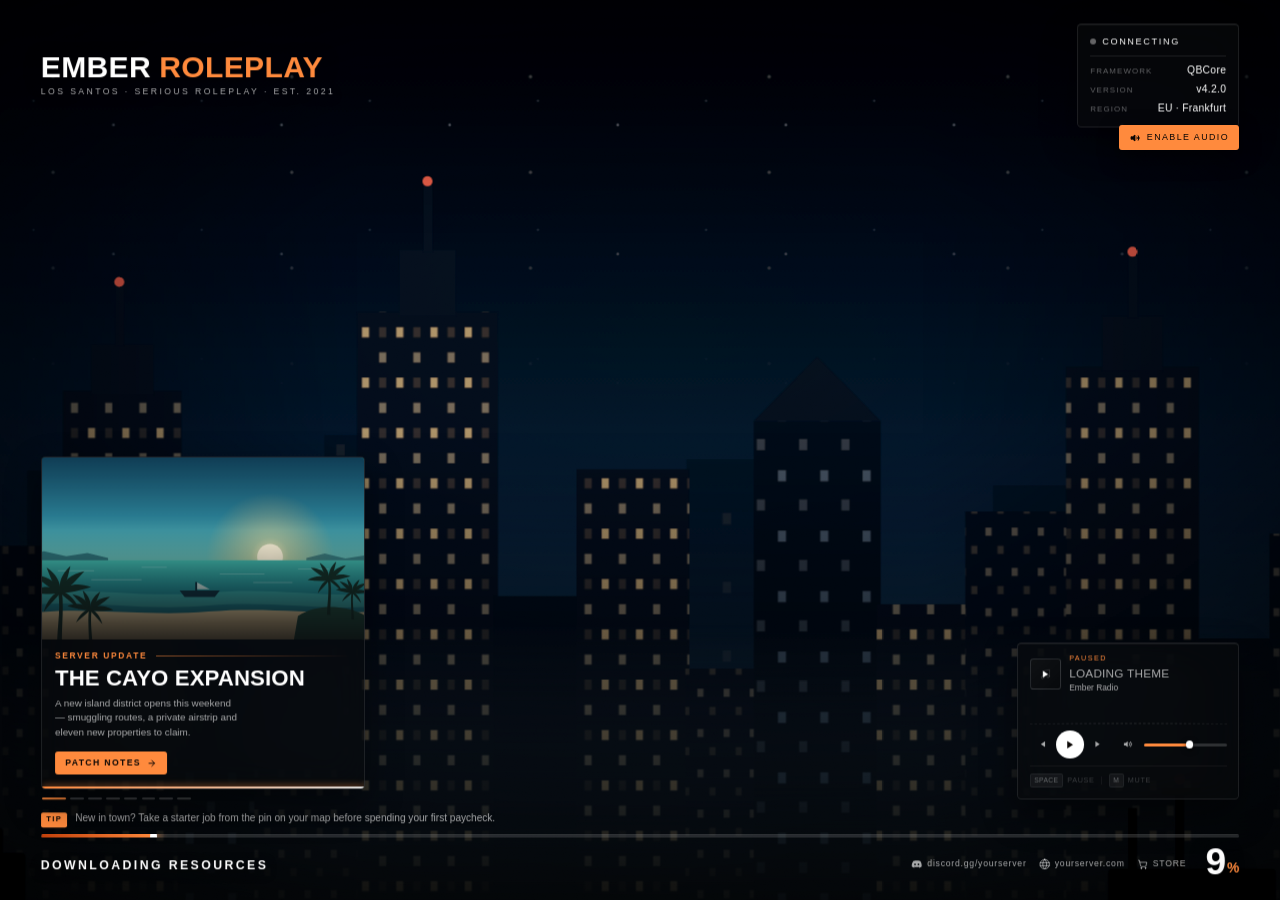
<file: web/index.html>
<!DOCTYPE html>
<html lang="en">
<head>
<meta charset="utf-8">
<meta name="viewport" content="width=device-width,initial-scale=1">
<title>Loading</title>
<link rel="stylesheet" href="css/style.css">
</head>
<body>

<div id="stage" class="stage is-booting">

  <!-- ==============================================================
       BACKDROP
       Layer order (bottom -> top):
         .bd-fallback  procedural gradient, always present
         .bd-layer x2  crossfading photo layers with ken-burns
         .bd-video     optional looping video
         .bd-grade     colour grading
         .bd-vignette  edge falloff
         .bd-grain     film grain
       ============================================================== -->
  <div class="backdrop" id="backdrop">
    <div class="bd-fallback" id="bd-fallback"></div>
    <!-- Two crossfading layers, each split into three depth planes that
         parallax and ken-burns at different rates. A flat image just
         fills the mid plane and leaves the other two empty. -->
    <div class="bd-parallax" id="bd-parallax">
      <div class="bd-layer" id="bd-a">
        <div class="bd-plane" data-depth="far"><div class="bd-img"></div></div>
        <div class="bd-plane" data-depth="mid"><div class="bd-img"></div></div>
        <div class="bd-plane" data-depth="near"><div class="bd-img"></div></div>
      </div>
      <div class="bd-layer" id="bd-b">
        <div class="bd-plane" data-depth="far"><div class="bd-img"></div></div>
        <div class="bd-plane" data-depth="mid"><div class="bd-img"></div></div>
        <div class="bd-plane" data-depth="near"><div class="bd-img"></div></div>
      </div>
    </div>
    <video class="bd-video" id="bd-video" muted playsinline hidden></video>
    <div class="bd-grade"></div>
    <div class="bd-vignette"></div>
    <div class="bd-grain" id="bd-grain"></div>
  </div>

  <!-- ==============================================================
       HUD
       ============================================================== -->
  <div class="hud" id="hud">

    <!-- ---------------- TOP LEFT : BRAND ---------------- -->
    <header class="brand" id="brand">
      <div class="brand-logo" id="brand-logo">
        <img id="brand-logo-img" alt="" hidden>
      </div>
      <div class="brand-copy">
        <h1 class="brand-name" id="brand-name">SERVER</h1>
        <p class="brand-tagline" id="brand-tagline"></p>
      </div>
    </header>

    <!-- ---------------- TOP RIGHT : SERVER INFO + QUEUE ---------------- -->
    <!-- One rail so the queue card stacks under the info panel however
         many rows that panel ends up with. -->
    <div class="rail" id="rail">
    <aside class="info" id="info">
      <div class="info-status">
        <span class="info-dot" id="info-dot"></span>
        <span class="info-status-label" id="info-status">CONNECTING</span>
      </div>
      <dl class="info-grid" id="info-grid">
        <div class="info-row" id="row-players">
          <dt>Players</dt>
          <dd><span id="info-players">—</span></dd>
        </div>
        <div class="info-row" id="row-framework">
          <dt>Framework</dt>
          <dd id="info-framework">—</dd>
        </div>
        <div class="info-row" id="row-version">
          <dt>Version</dt>
          <dd id="info-version">—</dd>
        </div>
        <div class="info-row" id="row-region">
          <dt>Region</dt>
          <dd id="info-region">—</dd>
        </div>
      </dl>
    </aside>

    <aside class="queue" id="queue" hidden>
      <div class="queue-label" id="queue-label">POSITION IN QUEUE</div>
      <div class="queue-figure">
        <span class="queue-hash">#</span><span class="queue-pos" id="queue-pos">—</span>
        <span class="queue-total" id="queue-total"></span>
      </div>
      <div class="queue-eta" id="queue-eta" hidden></div>
      <div class="queue-track"><i></i></div>
      <p class="queue-message" id="queue-message"></p>
    </aside>
    </div>

    <!-- ---------------- CENTRE / LOWER : FEATURED SLIDE ---------------- -->
    <section class="feature" id="feature" aria-live="polite">
      <div class="feature-card" id="feature-card">
        <div class="feature-art" id="feature-art">
          <div class="feature-art-img" id="feature-art-img"></div>
          <div class="feature-art-scrim"></div>
          <div class="feature-art-mono" id="feature-art-mono"></div>
          <span class="feature-new" id="feature-new" hidden>NEW</span>
        </div>

        <div class="feature-body">
          <div class="feature-eyebrow">
            <span class="feature-kicker" id="feature-kicker">FEATURED</span>
            <span class="feature-rule"></span>
          </div>
          <h2 class="feature-title" id="feature-title"></h2>
          <p class="feature-desc" id="feature-desc"></p>
          <a class="feature-cta" id="feature-cta" href="#" target="_blank" rel="noreferrer" hidden>
            <span id="feature-cta-label">LEARN MORE</span>
            <svg viewBox="0 0 24 24" aria-hidden="true"><path d="M5 12h13M12 5l7 7-7 7"/></svg>
          </a>
        </div>

        <div class="feature-timer"><i id="feature-timer-fill"></i></div>
      </div>

      <nav class="feature-dots" id="feature-dots" aria-label="Featured content"></nav>
    </section>

    <!-- ---------------- LOWER RIGHT : MUSIC ---------------- -->
    <section class="player" id="player">
      <div class="player-top">
        <button class="player-art" id="player-art" type="button" aria-label="Play or pause">
          <svg viewBox="0 0 24 24" class="player-art-note" aria-hidden="true">
            <path d="M9 18V6l10-2v12"/><circle cx="6.5" cy="18" r="2.5"/><circle cx="16.5" cy="16" r="2.5"/>
          </svg>
          <span class="player-art-resume" aria-hidden="true">
            <svg viewBox="0 0 24 24"><path d="M8 5l11 7-11 7z"/></svg>
          </span>
        </button>
        <div class="player-meta">
          <div class="player-label" id="player-state">NOW PLAYING</div>
          <div class="player-title" id="track-title">—</div>
          <div class="player-artist" id="track-artist">—</div>
        </div>
      </div>

      <canvas class="player-viz" id="viz" aria-hidden="true"></canvas>

      <div class="player-controls">
        <button class="pbtn" id="btn-prev" type="button" aria-label="Previous track">
          <svg viewBox="0 0 24 24"><path d="M7 6v12M19 6l-9 6 9 6z"/></svg>
        </button>
        <button class="pbtn pbtn-main" id="btn-play" type="button" aria-label="Play or pause">
          <svg viewBox="0 0 24 24" class="ico-play"><path d="M8 5l11 7-11 7z"/></svg>
          <svg viewBox="0 0 24 24" class="ico-pause"><path d="M8 5h3v14H8zM13 5h3v14h-3z"/></svg>
        </button>
        <button class="pbtn" id="btn-next" type="button" aria-label="Next track">
          <svg viewBox="0 0 24 24"><path d="M17 6v12M5 6l9 6-9 6z"/></svg>
        </button>

        <div class="player-vol">
          <button class="pbtn pbtn-ghost" id="btn-mute" type="button" aria-label="Mute">
            <svg viewBox="0 0 24 24" class="ico-vol"><path d="M4 9.5v5h3.5L12 18V6L7.5 9.5H4z"/><path class="w1" d="M15.5 9.2a4 4 0 010 5.6"/><path class="w2" d="M18 6.8a7.5 7.5 0 010 10.4"/></svg>
            <svg viewBox="0 0 24 24" class="ico-muted"><path d="M4 9.5v5h3.5L12 18V6L7.5 9.5H4z"/><path d="M16 9.5l5 5M21 9.5l-5 5"/></svg>
          </button>
          <div class="vol-track" id="vol-track" role="slider" aria-label="Volume" aria-valuemin="0" aria-valuemax="100" aria-valuenow="60" tabindex="0">
            <i class="vol-fill" id="vol-fill"></i>
            <i class="vol-knob" id="vol-knob"></i>
          </div>
        </div>
      </div>

      <div class="player-hint" id="player-hint" hidden>
        <kbd>Space</kbd><span>pause</span>
        <i></i>
        <kbd>M</kbd><span>mute</span>
      </div>
    </section>

    <!-- ---------------- BOTTOM : TIP + PROGRESS ---------------- -->
    <footer class="dock" id="dock">

      <div class="dock-top">
        <div class="tip" id="tip">
          <span class="tip-badge" id="tip-badge">TIP</span>
          <span class="tip-text" id="tip-text"></span>
        </div>

        <div class="identity" id="identity">
          <span class="identity-item" id="id-character" hidden>
            <em>Character</em><b id="id-character-val">—</b>
          </span>
          <span class="identity-item" id="id-name" hidden>
            <em>Player</em><b id="id-name-val">—</b>
          </span>
          <span class="identity-item" id="id-server" hidden>
            <em>ID</em><b id="id-server-val">—</b>
          </span>
        </div>
      </div>

      <div class="bar" id="bar">
        <i class="bar-fill" id="bar-fill"><b class="bar-head"></b></i>
      </div>

      <div class="dock-bottom">
        <div class="loadline">
          <span class="loadline-status" id="status">INITIALISING</span>
          <span class="loadline-detail" id="detail"></span>
        </div>

        <div class="eta" id="eta" hidden><span id="eta-text"></span></div>

        <div class="dock-right">
          <ul class="social" id="social"></ul>
          <div class="percent"><span id="percent">0</span><em>%</em></div>
        </div>
      </div>
    </footer>
  </div>

  <!-- ==============================================================
       OVERLAYS
       ============================================================== -->

  <!-- Shown only if the browser blocks autoplay -->
  <button class="audio-prompt" id="audio-prompt" type="button" hidden>
    <svg viewBox="0 0 24 24" aria-hidden="true"><path d="M4 9.5v5h3.5L12 18V6L7.5 9.5H4z"/><path d="M15.5 9.2a4 4 0 010 5.6"/><path d="M18 6.8a7.5 7.5 0 010 10.4"/></svg>
    <span>Enable audio</span>
  </button>

  <div class="outro" id="outro" hidden>
    <div class="outro-inner">
      <div class="outro-logo" id="outro-logo"></div>
      <div class="outro-name" id="outro-name">SERVER</div>
      <div class="outro-sub" id="outro-sub">ENTERING LOS SANTOS</div>
      <div class="outro-rule"><i></i></div>
    </div>
  </div>

  <div class="blackout" id="blackout"></div>
</div>

<script src="js/config.js"></script>
<script src="js/util.js"></script>
<script src="js/backdrop.js"></script>
<script src="js/slides.js"></script>
<script src="js/tips.js"></script>
<script src="js/music.js"></script>
<script src="js/progress.js"></script>
<script src="js/bridge.js"></script>
<script src="js/app.js"></script>
</body>
</html>
</file>
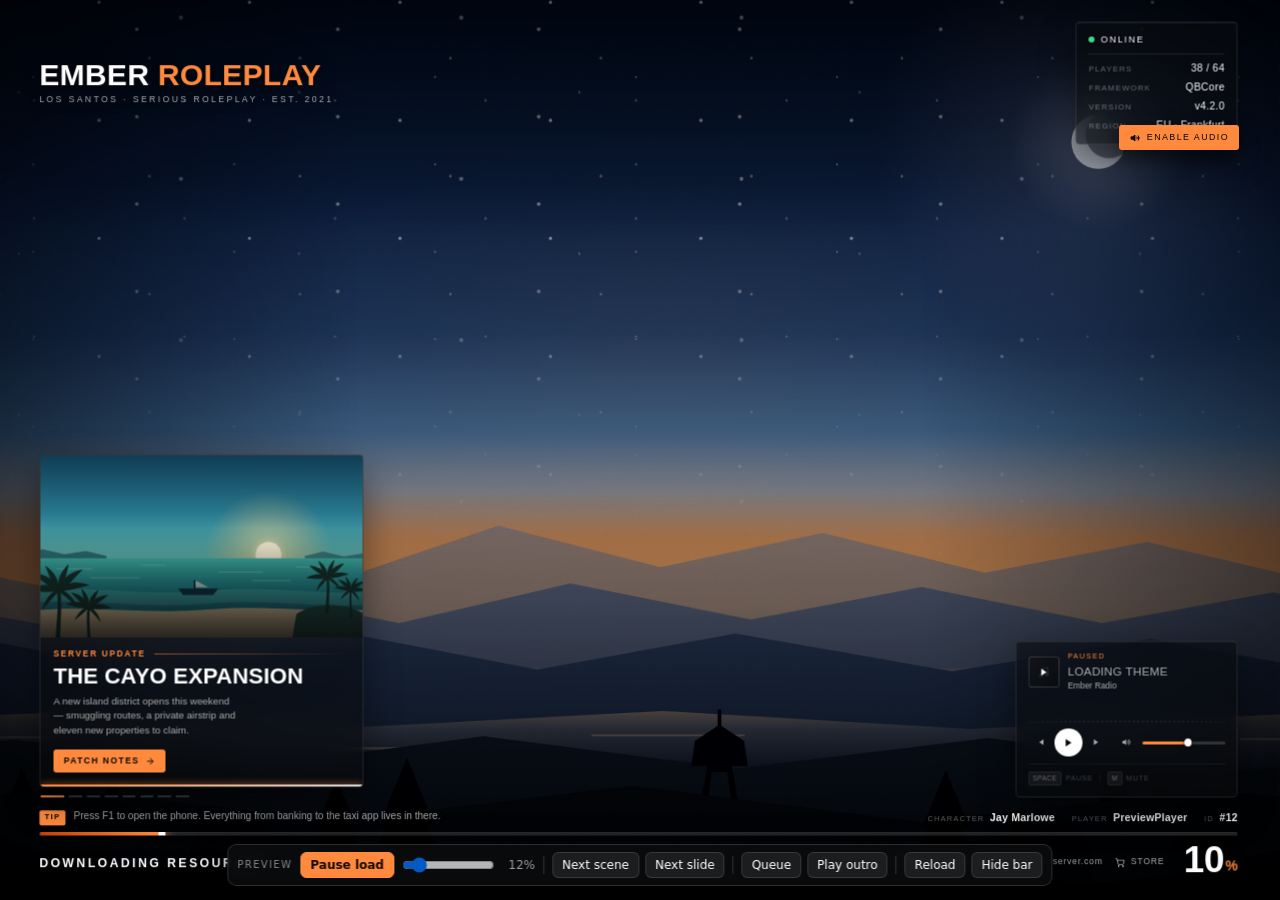
<file: web/preview.html>
<!DOCTYPE html>
<html lang="en">
<head>
<meta charset="utf-8">
<meta name="viewport" content="width=device-width,initial-scale=1">
<title>Loading screen — preview</title>
<link rel="stylesheet" href="css/style.css">
<style>
/* ===================================================================
   PREVIEW CHROME
   -------------------------------------------------------------------
   Everything in this file is the harness, not the loading screen. The
   screen itself is byte-identical to index.html — this only fakes the
   messages FiveM would normally send.
   =================================================================== */
#pv {
  position: fixed;
  z-index: 999;
  left: 50%;
  bottom: 14px;
  transform: translateX(-50%);
  display: flex;
  align-items: center;
  gap: 6px;
  padding: 7px 9px;
  border-radius: 9px;
  background: rgba(10,11,14,0.92);
  border: 1px solid rgba(255,255,255,0.14);
  box-shadow: 0 10px 34px rgba(0,0,0,0.6);
  font: 12px/1.2 "Segoe UI", system-ui, sans-serif;
  color: #fff;
  backdrop-filter: blur(10px);
}
#pv.is-tucked { bottom: -46px; }
#pv:hover { bottom: 14px; }
#pv button {
  font: inherit;
  color: #fff;
  background: rgba(255,255,255,0.08);
  border: 1px solid rgba(255,255,255,0.12);
  border-radius: 6px;
  padding: 5px 9px;
  cursor: pointer;
  white-space: nowrap;
}
#pv button:hover  { background: rgba(255,255,255,0.18); }
#pv button.is-on  { background: #ff8a3d; border-color: #ff8a3d; color: #140a04; font-weight: 600; }
#pv .pv-sep { width: 1px; height: 18px; background: rgba(255,255,255,0.16); margin: 0 2px; }
#pv label { display: flex; align-items: center; gap: 5px; opacity: 0.75; }
#pv input[type=range] { width: 92px; }
#pv .pv-tag {
  opacity: 0.5;
  letter-spacing: 0.14em;
  text-transform: uppercase;
  font-size: 10px;
  padding-right: 2px;
}
#pv-pct { font-variant-numeric: tabular-nums; min-width: 34px; text-align: right; opacity: 0.8; }
</style>
</head>
<body>
<!-- ===================================================================
     The markup below is a copy of index.html. If you change one, change
     the other — or just delete preview.html, nothing depends on it.
     =================================================================== -->

<div id="stage" class="stage is-booting">

  <div class="backdrop" id="backdrop">
    <div class="bd-fallback" id="bd-fallback"></div>
    <div class="bd-parallax" id="bd-parallax">
      <div class="bd-layer" id="bd-a">
        <div class="bd-plane" data-depth="far"><div class="bd-img"></div></div>
        <div class="bd-plane" data-depth="mid"><div class="bd-img"></div></div>
        <div class="bd-plane" data-depth="near"><div class="bd-img"></div></div>
      </div>
      <div class="bd-layer" id="bd-b">
        <div class="bd-plane" data-depth="far"><div class="bd-img"></div></div>
        <div class="bd-plane" data-depth="mid"><div class="bd-img"></div></div>
        <div class="bd-plane" data-depth="near"><div class="bd-img"></div></div>
      </div>
    </div>
    <video class="bd-video" id="bd-video" muted playsinline hidden></video>
    <div class="bd-grade"></div>
    <div class="bd-vignette"></div>
    <div class="bd-grain" id="bd-grain"></div>
  </div>

  <div class="hud" id="hud">

    <header class="brand" id="brand">
      <div class="brand-logo" id="brand-logo">
        <img id="brand-logo-img" alt="" hidden>
      </div>
      <div class="brand-copy">
        <h1 class="brand-name" id="brand-name">SERVER</h1>
        <p class="brand-tagline" id="brand-tagline"></p>
      </div>
    </header>

    <div class="rail" id="rail">
    <aside class="info" id="info">
      <div class="info-status">
        <span class="info-dot" id="info-dot"></span>
        <span class="info-status-label" id="info-status">CONNECTING</span>
      </div>
      <dl class="info-grid" id="info-grid">
        <div class="info-row" id="row-players">
          <dt>Players</dt>
          <dd><span id="info-players">—</span></dd>
        </div>
        <div class="info-row" id="row-framework">
          <dt>Framework</dt>
          <dd id="info-framework">—</dd>
        </div>
        <div class="info-row" id="row-version">
          <dt>Version</dt>
          <dd id="info-version">—</dd>
        </div>
        <div class="info-row" id="row-region">
          <dt>Region</dt>
          <dd id="info-region">—</dd>
        </div>
      </dl>
    </aside>

    <aside class="queue" id="queue" hidden>
      <div class="queue-label" id="queue-label">POSITION IN QUEUE</div>
      <div class="queue-figure">
        <span class="queue-hash">#</span><span class="queue-pos" id="queue-pos">—</span>
        <span class="queue-total" id="queue-total"></span>
      </div>
      <div class="queue-eta" id="queue-eta" hidden></div>
      <div class="queue-track"><i></i></div>
      <p class="queue-message" id="queue-message"></p>
    </aside>
    </div>

    <section class="feature" id="feature" aria-live="polite">
      <div class="feature-card" id="feature-card">
        <div class="feature-art" id="feature-art">
          <div class="feature-art-img" id="feature-art-img"></div>
          <div class="feature-art-scrim"></div>
          <div class="feature-art-mono" id="feature-art-mono"></div>
          <span class="feature-new" id="feature-new" hidden>NEW</span>
        </div>

        <div class="feature-body">
          <div class="feature-eyebrow">
            <span class="feature-kicker" id="feature-kicker">FEATURED</span>
            <span class="feature-rule"></span>
          </div>
          <h2 class="feature-title" id="feature-title"></h2>
          <p class="feature-desc" id="feature-desc"></p>
          <a class="feature-cta" id="feature-cta" href="#" target="_blank" rel="noreferrer" hidden>
            <span id="feature-cta-label">LEARN MORE</span>
            <svg viewBox="0 0 24 24" aria-hidden="true"><path d="M5 12h13M12 5l7 7-7 7"/></svg>
          </a>
        </div>

        <div class="feature-timer"><i id="feature-timer-fill"></i></div>
      </div>

      <nav class="feature-dots" id="feature-dots" aria-label="Featured content"></nav>
    </section>

    <section class="player" id="player">
      <div class="player-top">
        <button class="player-art" id="player-art" type="button" aria-label="Play or pause">
          <svg viewBox="0 0 24 24" class="player-art-note" aria-hidden="true">
            <path d="M9 18V6l10-2v12"/><circle cx="6.5" cy="18" r="2.5"/><circle cx="16.5" cy="16" r="2.5"/>
          </svg>
          <span class="player-art-resume" aria-hidden="true">
            <svg viewBox="0 0 24 24"><path d="M8 5l11 7-11 7z"/></svg>
          </span>
        </button>
        <div class="player-meta">
          <div class="player-label" id="player-state">NOW PLAYING</div>
          <div class="player-title" id="track-title">—</div>
          <div class="player-artist" id="track-artist">—</div>
        </div>
      </div>

      <canvas class="player-viz" id="viz" aria-hidden="true"></canvas>

      <div class="player-controls">
        <button class="pbtn" id="btn-prev" type="button" aria-label="Previous track">
          <svg viewBox="0 0 24 24"><path d="M7 6v12M19 6l-9 6 9 6z"/></svg>
        </button>
        <button class="pbtn pbtn-main" id="btn-play" type="button" aria-label="Play or pause">
          <svg viewBox="0 0 24 24" class="ico-play"><path d="M8 5l11 7-11 7z"/></svg>
          <svg viewBox="0 0 24 24" class="ico-pause"><path d="M8 5h3v14H8zM13 5h3v14h-3z"/></svg>
        </button>
        <button class="pbtn" id="btn-next" type="button" aria-label="Next track">
          <svg viewBox="0 0 24 24"><path d="M17 6v12M5 6l9 6-9 6z"/></svg>
        </button>

        <div class="player-vol">
          <button class="pbtn pbtn-ghost" id="btn-mute" type="button" aria-label="Mute">
            <svg viewBox="0 0 24 24" class="ico-vol"><path d="M4 9.5v5h3.5L12 18V6L7.5 9.5H4z"/><path class="w1" d="M15.5 9.2a4 4 0 010 5.6"/><path class="w2" d="M18 6.8a7.5 7.5 0 010 10.4"/></svg>
            <svg viewBox="0 0 24 24" class="ico-muted"><path d="M4 9.5v5h3.5L12 18V6L7.5 9.5H4z"/><path d="M16 9.5l5 5M21 9.5l-5 5"/></svg>
          </button>
          <div class="vol-track" id="vol-track" role="slider" aria-label="Volume" aria-valuemin="0" aria-valuemax="100" aria-valuenow="60" tabindex="0">
            <i class="vol-fill" id="vol-fill"></i>
            <i class="vol-knob" id="vol-knob"></i>
          </div>
        </div>
      </div>

      <div class="player-hint" id="player-hint" hidden>
        <kbd>Space</kbd><span>pause</span>
        <i></i>
        <kbd>M</kbd><span>mute</span>
      </div>
    </section>

    <footer class="dock" id="dock">

      <div class="dock-top">
        <div class="tip" id="tip">
          <span class="tip-badge" id="tip-badge">TIP</span>
          <span class="tip-text" id="tip-text"></span>
        </div>

        <div class="identity" id="identity">
          <span class="identity-item" id="id-character" hidden>
            <em>Character</em><b id="id-character-val">—</b>
          </span>
          <span class="identity-item" id="id-name" hidden>
            <em>Player</em><b id="id-name-val">—</b>
          </span>
          <span class="identity-item" id="id-server" hidden>
            <em>ID</em><b id="id-server-val">—</b>
          </span>
        </div>
      </div>

      <div class="bar" id="bar">
        <i class="bar-fill" id="bar-fill"><b class="bar-head"></b></i>
      </div>

      <div class="dock-bottom">
        <div class="loadline">
          <span class="loadline-status" id="status">INITIALISING</span>
          <span class="loadline-detail" id="detail"></span>
        </div>

        <div class="eta" id="eta" hidden><span id="eta-text"></span></div>

        <div class="dock-right">
          <ul class="social" id="social"></ul>
          <div class="percent"><span id="percent">0</span><em>%</em></div>
        </div>
      </div>
    </footer>
  </div>

  <button class="audio-prompt" id="audio-prompt" type="button" hidden>
    <svg viewBox="0 0 24 24" aria-hidden="true"><path d="M4 9.5v5h3.5L12 18V6L7.5 9.5H4z"/><path d="M15.5 9.2a4 4 0 010 5.6"/><path d="M18 6.8a7.5 7.5 0 010 10.4"/></svg>
    <span>Enable audio</span>
  </button>

  <div class="outro" id="outro" hidden>
    <div class="outro-inner">
      <div class="outro-logo" id="outro-logo"></div>
      <div class="outro-name" id="outro-name">SERVER</div>
      <div class="outro-sub" id="outro-sub">ENTERING LOS SANTOS</div>
      <div class="outro-rule"><i></i></div>
    </div>
  </div>

  <div class="blackout" id="blackout"></div>
</div>

<!-- ---------------- PREVIEW CONTROLS ---------------- -->
<div id="pv">
  <span class="pv-tag">Preview</span>
  <button id="pv-play" class="is-on">Pause load</button>
  <label><input type="range" id="pv-scrub" min="0" max="100" value="0"><span id="pv-pct">0%</span></label>
  <span class="pv-sep"></span>
  <button id="pv-bg">Next scene</button>
  <button id="pv-slide">Next slide</button>
  <span class="pv-sep"></span>
  <button id="pv-queue">Queue</button>
  <button id="pv-finish">Play outro</button>
  <span class="pv-sep"></span>
  <button id="pv-reload">Reload</button>
  <button id="pv-hide">Hide bar</button>
</div>

<script src="js/config.js"></script>
<script src="js/util.js"></script>
<script src="js/backdrop.js"></script>
<script src="js/slides.js"></script>
<script src="js/tips.js"></script>
<script src="js/music.js"></script>
<script src="js/progress.js"></script>
<script src="js/bridge.js"></script>

<script>
/* ===================================================================
   PREVIEW HARNESS
   -------------------------------------------------------------------
   Stands in for FiveM. Everything below only exists in this file.
   =================================================================== */

// The outro would normally call back into Lua. Here there is nobody to
// call, so swallow it rather than throwing on every preview run.
Bridge.finish = function () {
  console.info('[preview] outro finished — the real screen would close here');
};

// Sample data, so panels that need the server are not permanently blank.
window.addEventListener('load', function () {
  setTimeout(function () {
    window.postMessage({ type: 'serverInfo', players: 38, maxPlayers: 64,
                         status: 'ONLINE', statusTone: 'good' }, '*');
    window.postMessage({ type: 'player', name: 'PreviewPlayer', serverId: 12 }, '*');
    window.postMessage({ type: 'player', characterName: 'Jay Marlowe' }, '*');
  }, 400);
});
</script>
<script src="js/app.js"></script>
<script>
(function () {
  var $ = function (s) { return document.querySelector(s); };

  var pct = 0, running = true, queued = false, last = performance.now();

  // Drive progress ourselves instead of the engine.
  function frame(now) {
    var dt = now - last; last = now;
    if (running && !queued && pct < 100) {
      // ~20s for a full run: fast enough to iterate, slow enough that
      // the tips, slides and ETA behave like they would in game.
      pct = Math.min(100, pct + dt * 0.005);
      push();
    }
    requestAnimationFrame(frame);
  }

  function push() {
    Progress.setReal(pct / 100);
    $('#pv-scrub').value = Math.round(pct);
    $('#pv-pct').textContent = Math.round(pct) + '%';
  }

  $('#pv-play').addEventListener('click', function () {
    running = !running;
    this.textContent = running ? 'Pause load' : 'Resume load';
    this.classList.toggle('is-on', running);
  });

  $('#pv-scrub').addEventListener('input', function () {
    // Scrubbing backwards cannot un-fill a monotonic bar, so reload for
    // that. Forwards works fine and is what you usually want.
    pct = Number(this.value);
    push();
  });

  $('#pv-bg').addEventListener('click', function () { Backdrop.next(); });
  $('#pv-slide').addEventListener('click', function () { Slides.next(); });

  $('#pv-queue').addEventListener('click', function () {
    queued = !queued;
    this.classList.toggle('is-on', queued);
    window.postMessage(queued
      ? { type: 'queue', position: 7, total: 34, eta: 220 }
      : { type: 'queue', position: 0 }, '*');
  });

  $('#pv-finish').addEventListener('click', function () {
    queued = false;
    window.postMessage({ type: 'queue', position: 0 }, '*');
    pct = 100; push();
    Progress.complete();
  });

  $('#pv-reload').addEventListener('click', function () { location.reload(); });

  $('#pv-hide').addEventListener('click', function () {
    $('#pv').classList.add('is-tucked');
  });

  requestAnimationFrame(frame);
  console.info('[preview] running — this file is not used by the resource in game');
})();
</script>
</body>
</html>
</file>
<file: web/css/style.css>
/* =====================================================================
   EMBER LOADSCREEN
   ---------------------------------------------------------------------
   Layout philosophy (GTA Online):
     backdrop   full-bleed cinematic image or video
     corners    identity, live info, music, links
     centre     the featured promotional card
     bottom     one honest progress bar and one line of status

   Everything scales from a single root font-size, so 1080p, 1440p, 4K
   and ultrawide all get the same composition at the right size.
   ===================================================================== */

/* ==================================================================
   TOKENS
   ================================================================== */
:root {
  --accent:      #ff8a3d;
  --accent-deep: #c2410c;
  --accent-ink:  #0b0705;

  --ink:       #ffffff;
  --ink-soft:  rgba(255,255,255,0.66);
  --ink-faint: rgba(255,255,255,0.38);

  --panel:       rgba(10,11,13,0.58);
  --panel-solid: rgba(12,13,15,0.92);
  --hairline:    rgba(255,255,255,0.10);

  --good: #3ddc84;
  --warn: #ffbf3d;
  --bad:  #ff5757;

  --radius:     0.35rem;
  --glass-blur: 18px;

  --font-display: "Franklin Gothic Demi Cond","Franklin Gothic Medium Cond","Arial Narrow","Segoe UI",Arial,sans-serif;
  --font-body:    "Segoe UI",Roboto,"Helvetica Neue",Arial,sans-serif;

  --grain:    0.045;
  --vignette: 0.68;
  --grade:    0.34;
  --contrast: 1.06;
  --saturate: 1.08;

  /* Multiplier applied to every duration. 1 = configured speed. */
  --speed: 1;

  --pad-x: clamp(1.5rem, 3.2vw, 3.4rem);
  --pad-y: clamp(1.2rem, 2.6vh, 2.6rem);
}

/* ==================================================================
   RESET
   ================================================================== */
*,*::before,*::after { box-sizing: border-box; }

html {
  /* One knob drives the whole interface size. */
  font-size: clamp(12px, min(0.833vw, 1.48vh), 28px);
}

body {
  margin: 0;
  width: 100vw;
  height: 100vh;
  overflow: hidden;
  background: #000;
  color: var(--ink);
  font-family: var(--font-body);
  font-size: 0.875rem;
  line-height: 1.45;
  -webkit-font-smoothing: antialiased;
  text-rendering: optimizeLegibility;
  user-select: none;
  cursor: default;
}

h1,h2,h3,p,dl,dd,dt,ul,li,figure { margin: 0; padding: 0; }
ul { list-style: none; }
button { font: inherit; color: inherit; background: none; border: 0; cursor: pointer; }
a { color: inherit; text-decoration: none; }
canvas { display: block; }
[hidden] { display: none !important; }

html.cursor-idle, html.cursor-idle * { cursor: none !important; }

.stage {
  position: fixed;
  inset: 0;
  overflow: hidden;
  isolation: isolate;
}

/* ==================================================================
   BACKDROP
   ================================================================== */
.backdrop { position: absolute; inset: 0; z-index: 0; }

.bd-fallback {
  position: absolute; inset: 0;
  background: radial-gradient(120% 100% at 60% 25%, #1b1f26 0%, #0d0f13 55%, #050608 100%);
}

.bd-parallax {
  position: absolute;
  /* Oversized so the parallax offset never exposes an edge. */
  inset: -3%;
  will-change: transform;
  filter: contrast(var(--contrast)) saturate(var(--saturate));
}

.bd-layer {
  position: absolute; inset: 0;
  opacity: 0;
  transition: opacity 2200ms cubic-bezier(.4,0,.2,1);
  will-change: opacity;
}
.bd-layer.is-live { opacity: 1; }

/* Depth plane: owns the parallax transform. Its child .bd-img owns the
   ken-burns transform — one transform each, so they never fight. */
.bd-plane {
  position: absolute;
  inset: 0;
  will-change: transform;
}

.bd-img {
  position: absolute; inset: 0;
  background-size: cover;
  background-position: center;
  background-repeat: no-repeat;
  transform: scale(1.02);
  transform-origin: center;
  will-change: transform;
  backface-visibility: hidden;
}

@keyframes kb-in {
  from { transform: scale(1.02) translate3d(0,0,0); }
  to   { transform: scale(var(--kb-scale,1.14)) translate3d(var(--kb-x,0%), var(--kb-y,0%), 0); }
}
@keyframes kb-out {
  from { transform: scale(var(--kb-scale,1.14)) translate3d(var(--kb-x,0%), var(--kb-y,0%), 0); }
  to   { transform: scale(1.02) translate3d(0,0,0); }
}

.bd-video {
  position: absolute; inset: 0;
  width: 100%; height: 100%;
  object-fit: cover;
  opacity: 0;
  transition: opacity 1200ms ease;
  filter: contrast(var(--contrast)) saturate(var(--saturate));
}
.bd-video.is-live { opacity: 1; }

/* Rockstar-ish grade: teal in the shadows, warmth in the highlights. */
.bd-grade {
  position: absolute; inset: 0;
  opacity: var(--grade);
  mix-blend-mode: soft-light;
  background:
    radial-gradient(115% 95% at 52% 34%, rgba(255,178,102,0.95) 0%, rgba(255,178,102,0) 58%),
    linear-gradient(180deg, rgba(96,158,190,0.55) 0%, rgba(12,32,48,0.9) 100%);
  pointer-events: none;
}

.bd-vignette {
  position: absolute; inset: 0;
  pointer-events: none;
  background:
    radial-gradient(130% 105% at 50% 45%, rgba(0,0,0,0) 42%, rgba(0,0,0,calc(var(--vignette) * 0.9)) 100%),
    linear-gradient(180deg, rgba(0,0,0,0.55) 0%, rgba(0,0,0,0) 26%, rgba(0,0,0,0) 48%, rgba(0,0,0,0.88) 100%),
    linear-gradient(90deg, rgba(0,0,0,0.5) 0%, rgba(0,0,0,0) 28%, rgba(0,0,0,0) 72%, rgba(0,0,0,0.45) 100%);
}

.bd-grain {
  position: absolute; inset: -50%;
  pointer-events: none;
  opacity: var(--grain);
  background-image: url("data:image/svg+xml;utf8,<svg xmlns='http://www.w3.org/2000/svg' width='180' height='180'><filter id='n'><feTurbulence type='fractalNoise' baseFrequency='0.9' numOctaves='3' stitchTiles='stitch'/></filter><rect width='180' height='180' filter='url(%23n)'/></svg>");
  background-repeat: repeat;
  mix-blend-mode: overlay;
}

/* ==================================================================
   HUD SHELL
   ================================================================== */
.hud {
  position: absolute;
  inset: 0;
  z-index: 2;
  display: grid;
  grid-template-columns: minmax(0,1fr) auto;
  grid-template-rows: auto minmax(0,1fr) auto;
  grid-template-areas:
    "brand   info"
    "feature player"
    "dock    dock";
  gap: 1rem var(--pad-x);
  padding: var(--pad-y) var(--pad-x);
  will-change: transform;
  transition: opacity 420ms ease;
}
.hud.is-hidden { opacity: 0; pointer-events: none; }

/* Ultrawide: keep the composition inside a sane box instead of
   flinging the corners a metre apart. */
@media (min-aspect-ratio: 2/1) {
  .hud { width: min(100%, 205vh); margin-inline: auto; }
}

/* Shared panel surface */
.surface,
.info,
.player,
.feature-card {
  background: var(--panel);
  border: 1px solid var(--hairline);
  border-radius: var(--radius);
  -webkit-backdrop-filter: blur(var(--glass-blur)) saturate(1.2);
  backdrop-filter: blur(var(--glass-blur)) saturate(1.2);
  box-shadow: 0 1.2rem 3rem rgba(0,0,0,0.45), inset 0 1px 0 rgba(255,255,255,0.06);
}
html.no-glass .info,
html.no-glass .player,
html.no-glass .feature-card {
  -webkit-backdrop-filter: none;
  backdrop-filter: none;
  background: var(--panel-solid);
}

/* ==================================================================
   BRAND  (top left)
   ================================================================== */
.brand {
  grid-area: brand;
  display: flex;
  align-items: center;
  gap: 0.9rem;
  min-width: 0;
}

.brand-logo { display: flex; align-items: center; }
.brand-logo img {
  display: block;
  width: auto;
  filter: drop-shadow(0 0.4rem 1rem rgba(0,0,0,0.6));
}

.brand-name {
  font-family: var(--font-display);
  font-size: 2.5rem;
  line-height: 0.94;
  font-weight: 700;
  letter-spacing: 0.012em;
  text-transform: uppercase;
  text-shadow: 0 0.25rem 1.4rem rgba(0,0,0,0.75);
  white-space: nowrap;
}
.brand-name em {
  font-style: normal;
  color: var(--accent);
  margin-left: 0.28em;
}

.brand-tagline {
  margin-top: 0.34rem;
  font-family: var(--font-display);
  font-size: 0.72rem;
  letter-spacing: 0.28em;
  text-transform: uppercase;
  color: var(--ink-soft);
  text-shadow: 0 0.2rem 0.8rem rgba(0,0,0,0.7);
}

/* ==================================================================
   SERVER INFO  (top right)
   ================================================================== */
.rail {
  grid-area: info;
  justify-self: end;
  align-self: start;
  display: flex;
  flex-direction: column;
  align-items: flex-end;
  gap: 0.7rem;
  min-width: 0;
}

.info {
  min-width: 13.5rem;
  padding: 0.85rem 1rem;
}

.info-status {
  display: flex;
  align-items: center;
  gap: 0.5rem;
  padding-bottom: 0.6rem;
  margin-bottom: 0.6rem;
  border-bottom: 1px solid var(--hairline);
}

.info-dot {
  width: 0.5rem; height: 0.5rem;
  border-radius: 50%;
  background: var(--ink-faint);
  box-shadow: 0 0 0 0 currentColor;
  flex: 0 0 auto;
}
.info-dot.tone-good { background: var(--good); animation: pulse calc(2400ms * var(--speed)) ease-out infinite; color: var(--good); }
.info-dot.tone-warn { background: var(--warn); color: var(--warn); }
.info-dot.tone-bad  { background: var(--bad);  color: var(--bad); }
.info-dot.tone-idle { background: var(--ink-faint); }

@keyframes pulse {
  0%   { box-shadow: 0 0 0 0 rgba(61,220,132,0.45); }
  70%  { box-shadow: 0 0 0 0.55rem rgba(61,220,132,0); }
  100% { box-shadow: 0 0 0 0 rgba(61,220,132,0); }
}

.info-status-label {
  font-family: var(--font-display);
  font-size: 0.76rem;
  letter-spacing: 0.18em;
  text-transform: uppercase;
}

.info-grid { display: grid; gap: 0.34rem; }
.info-row {
  display: flex;
  align-items: baseline;
  justify-content: space-between;
  gap: 1rem;
}
.info-row dt {
  font-size: 0.66rem;
  letter-spacing: 0.14em;
  text-transform: uppercase;
  color: var(--ink-faint);
}
.info-row dd {
  font-family: var(--font-display);
  font-size: 0.86rem;
  letter-spacing: 0.03em;
  font-variant-numeric: tabular-nums;
  white-space: nowrap;
}

/* ==================================================================
   QUEUE  (top right, under the info panel)
   ================================================================== */
.queue {
  width: 13.5rem;
  padding: 0.9rem 1rem 1rem;
  background: var(--panel-solid);
  border: 1px solid var(--hairline);
  border-left: 2px solid var(--accent);
  border-radius: var(--radius);
  box-shadow: 0 1.2rem 3rem rgba(0,0,0,0.5);
  opacity: 0;
  transform: translateY(-0.5rem);
  transition: opacity calc(320ms * var(--speed)) ease, transform calc(320ms * var(--speed)) ease;
}
.queue.is-on { opacity: 1; transform: none; }

.queue-label {
  font-size: 0.62rem;
  letter-spacing: 0.18em;
  text-transform: uppercase;
  color: var(--accent);
}

.queue-figure {
  display: flex;
  align-items: baseline;
  gap: 0.25rem;
  margin-top: 0.2rem;
  font-family: var(--font-display);
  font-weight: 700;
  line-height: 1;
  font-variant-numeric: tabular-nums;
}
.queue-hash  { font-size: 1.2rem; color: var(--ink-faint); }
.queue-pos   { font-size: 2.6rem; letter-spacing: -0.01em; }
.queue-total { font-size: 0.8rem; color: var(--ink-soft); margin-left: 0.2rem; }

.queue-eta {
  margin-top: 0.3rem;
  font-size: 0.7rem;
  color: var(--ink-soft);
}

/* An indeterminate sweep: honest about not knowing how long. */
.queue-track {
  position: relative;
  height: 2px;
  margin: 0.7rem 0 0.55rem;
  border-radius: 2px;
  background: rgba(255,255,255,0.12);
  overflow: hidden;
}
.queue-track i {
  position: absolute;
  top: 0; bottom: 0;
  width: 38%;
  border-radius: 2px;
  background: linear-gradient(90deg, transparent, var(--accent), transparent);
  animation: queue-sweep calc(1900ms * var(--speed)) ease-in-out infinite;
}
@keyframes queue-sweep {
  0%   { left: -40%; }
  100% { left: 102%; }
}

.queue-message {
  font-size: 0.68rem;
  line-height: 1.45;
  color: var(--ink-faint);
}

/* While queued the bar is meaningless, so mute it and the percentage. */
.stage.is-queued .bar,
.stage.is-queued .percent { opacity: 0.28; }
.stage.is-queued .bar-fill::after { animation: none; }
.stage.is-queued .bar,
.stage.is-queued .percent { transition: opacity 400ms ease; }

/* ==================================================================
   FEATURED SLIDE  (centre / lower left)
   ================================================================== */
.feature {
  grid-area: feature;
  align-self: end;
  justify-self: start;
  width: clamp(20rem, 30vw, 27rem);
  max-width: 100%;
}

.feature-card {
  position: relative;
  overflow: hidden;
  transition:
    opacity calc(420ms * var(--speed)) cubic-bezier(.4,0,.2,1),
    transform calc(420ms * var(--speed)) cubic-bezier(.4,0,.2,1),
    filter calc(420ms * var(--speed)) ease;
  --slide-accent: var(--accent);
}
.feature-card.is-out {
  opacity: 0;
  transform: translateY(0.9rem) scale(0.985);
  filter: blur(0.35rem);
}
.feature-card.is-in { opacity: 1; transform: none; filter: none; }

.feature-card[data-transition="slide"].is-out { transform: translateX(-1.6rem); filter: none; }
.feature-card[data-transition="fade"].is-out  { transform: none; filter: none; }

/* --- artwork --- */
.feature-art {
  position: relative;
  aspect-ratio: 16 / 9;
  overflow: hidden;
  background: #0b0d10;
}
/* Older CEF builds without aspect-ratio support. */
@supports not (aspect-ratio: 16 / 9) {
  .feature-art { height: 0; padding-bottom: 56.25%; }
}
.feature-art-img {
  position: absolute; inset: 0;
  background-size: cover;
  background-position: center;
  transform: scale(1.04);
  animation: art-drift calc(11000ms * var(--speed)) ease-out forwards;
}
@keyframes art-drift {
  from { transform: scale(1.02); }
  to   { transform: scale(1.11); }
}

.feature-art-scrim {
  position: absolute; inset: 0;
  background:
    linear-gradient(180deg, rgba(0,0,0,0.15) 0%, rgba(0,0,0,0) 40%, rgba(10,11,13,0.85) 100%);
}

/* NEW badge — only ever on a slide this player has not seen. */
.feature-new {
  position: absolute;
  top: 0.6rem;
  left: 0.6rem;
  z-index: 2;
  padding: 0.18rem 0.42rem;
  font-family: var(--font-display);
  font-size: 0.62rem;
  font-weight: 700;
  letter-spacing: 0.18em;
  text-transform: uppercase;
  color: var(--accent-ink);
  background: var(--accent);
  border-radius: 2px;
  box-shadow: 0 0.3rem 0.9rem rgba(0,0,0,0.5);
  animation: new-in calc(520ms * var(--speed)) cubic-bezier(.2,.7,.3,1) both;
  animation-delay: calc(260ms * var(--speed));
}
@keyframes new-in {
  from { opacity: 0; transform: translateY(-0.4rem) scale(0.9); }
  to   { opacity: 1; transform: none; }
}

.feature-art-mono {
  position: absolute;
  right: -0.06em;
  bottom: -0.30em;
  font-family: var(--font-display);
  font-size: 9rem;
  line-height: 1;
  font-weight: 700;
  color: rgba(255,255,255,0.10);
  letter-spacing: -0.02em;
  pointer-events: none;
}

/* --- copy --- */
.feature-body { padding: 0.9rem 1.1rem 1.15rem; }

.feature-eyebrow {
  display: flex;
  align-items: center;
  gap: 0.7rem;
  margin-bottom: 0.45rem;
}
.feature-kicker {
  font-family: var(--font-display);
  font-size: 0.7rem;
  font-weight: 700;
  letter-spacing: 0.2em;
  text-transform: uppercase;
  color: var(--slide-accent);
}
.feature-rule {
  flex: 1;
  height: 1px;
  background: linear-gradient(90deg, var(--slide-accent), rgba(255,255,255,0));
  opacity: 0.55;
}

.feature-title {
  font-family: var(--font-display);
  font-size: 1.85rem;
  line-height: 1.02;
  font-weight: 700;
  letter-spacing: 0.005em;
  text-transform: uppercase;
}

.feature-desc {
  margin-top: 0.5rem;
  font-size: 0.82rem;
  line-height: 1.5;
  color: var(--ink-soft);
  max-width: 34ch;
}

.feature-cta {
  display: inline-flex;
  align-items: center;
  gap: 0.5rem;
  margin-top: 0.95rem;
  padding: 0.42rem 0.85rem;
  font-family: var(--font-display);
  font-size: 0.72rem;
  font-weight: 700;
  letter-spacing: 0.16em;
  text-transform: uppercase;
  color: var(--accent-ink);
  background: var(--slide-accent);
  border-radius: calc(var(--radius) * 0.7);
  transition: transform 180ms ease, filter 180ms ease, box-shadow 180ms ease;
}
.feature-cta svg { width: 0.8rem; height: 0.8rem; fill: none; stroke: currentColor; stroke-width: 2.4; stroke-linecap: round; stroke-linejoin: round; }
.feature-cta:hover { transform: translateX(2px); filter: brightness(1.1); box-shadow: 0 0.4rem 1.2rem rgba(0,0,0,0.45); }

/* --- stagger on entry --- */
.feature-card.is-in .feature-eyebrow { animation: rise calc(520ms * var(--speed)) cubic-bezier(.2,.7,.3,1) both;   animation-delay: calc(40ms * var(--speed)); }
.feature-card.is-in .feature-title   { animation: rise calc(560ms * var(--speed)) cubic-bezier(.2,.7,.3,1) both;   animation-delay: calc(90ms * var(--speed)); }
.feature-card.is-in .feature-desc    { animation: rise calc(560ms * var(--speed)) cubic-bezier(.2,.7,.3,1) both;   animation-delay: calc(150ms * var(--speed)); }
.feature-card.is-in .feature-cta     { animation: rise calc(560ms * var(--speed)) cubic-bezier(.2,.7,.3,1) both;   animation-delay: calc(210ms * var(--speed)); }

@keyframes rise {
  from { opacity: 0; transform: translateY(0.7rem); }
  to   { opacity: 1; transform: none; }
}

/* --- auto-advance timer --- */
.feature-timer {
  position: absolute;
  left: 0; right: 0; bottom: 0;
  height: 2px;
  background: rgba(255,255,255,0.08);
}
.feature-timer i {
  display: block;
  height: 100%;
  width: 0%;
  background: linear-gradient(90deg, var(--slide-accent), rgba(255,255,255,0.85));
  box-shadow: 0 0 0.6rem var(--slide-accent);
}
.feature-card.is-held .feature-timer i { animation-play-state: paused; }
.feature-card.is-held .feature-art-img { animation-play-state: paused; }

@keyframes slide-timer { from { width: 0%; } to { width: 100%; } }

/* --- dots --- */
.feature-dots {
  display: flex;
  gap: 0.34rem;
  margin-top: 0.7rem;
  padding-left: 0.1rem;
}
.dot {
  width: 1.15rem;
  height: 2px;
  border-radius: 2px;
  background: rgba(255,255,255,0.22);
  transition: background 260ms ease, width 260ms ease;
}
.dot:hover { background: rgba(255,255,255,0.45); }
.dot.is-on { background: var(--accent); width: 2rem; }

/* ==================================================================
   MUSIC PLAYER  (lower right)
   ================================================================== */
.player {
  grid-area: player;
  align-self: end;
  justify-self: end;
  width: clamp(15rem, 19vw, 18.5rem);
  padding: 0.85rem 0.95rem 0.9rem;
}

.player-top { display: flex; align-items: center; gap: 0.7rem; }

.player-art {
  position: relative;
  width: 2.6rem; height: 2.6rem;
  flex: 0 0 auto;
  padding: 0;
  border-radius: calc(var(--radius) * 0.8);
  background: linear-gradient(135deg, rgba(255,255,255,0.10), rgba(255,255,255,0.02));
  background-size: cover;
  background-position: center;
  border: 1px solid var(--hairline);
  display: grid;
  place-items: center;
  overflow: hidden;
  transition: border-color 200ms ease, filter 260ms ease;
}
.player-art:hover { border-color: rgba(255,255,255,0.28); }
.player-art.has-cover .player-art-note { display: none; }
.player-art-note {
  width: 1.1rem; height: 1.1rem;
  fill: none; stroke: var(--ink-faint);
  stroke-width: 1.6; stroke-linecap: round; stroke-linejoin: round;
}

/* Resume affordance over the artwork — only while paused. */
.player-art-resume {
  position: absolute;
  inset: 0;
  display: grid;
  place-items: center;
  background: rgba(6,7,10,0.62);
  opacity: 0;
  transition: opacity calc(260ms * var(--speed)) ease;
  pointer-events: none;
}
.player-art-resume svg { width: 0.95rem; height: 0.95rem; fill: var(--ink); }
.player.is-paused .player-art-resume { opacity: 1; }
.player.is-paused .player-art { filter: saturate(0.55); }
.player.is-playing .player-art::after {
  content: "";
  position: absolute; inset: 0;
  border: 1px solid var(--accent);
  border-radius: inherit;
  opacity: 0;
  animation: ring calc(2600ms * var(--speed)) ease-out infinite;
}
@keyframes ring {
  0%   { opacity: 0.7; transform: scale(0.9); }
  100% { opacity: 0;   transform: scale(1.25); }
}

.player-meta { min-width: 0; flex: 1; }
.player-label {
  font-size: 0.6rem;
  letter-spacing: 0.2em;
  text-transform: uppercase;
  color: var(--ink-faint);
  transition: color 240ms ease;
}
/* The one place the paused state speaks up. Accent-coloured text at
   0.6rem is noticeable without being loud. */
.player.is-paused .player-label {
  color: var(--accent);
  animation: label-in calc(340ms * var(--speed)) ease both;
}
@keyframes label-in {
  from { opacity: 0; transform: translateY(-0.18rem); }
  to   { opacity: 1; transform: none; }
}
.player.is-paused .player-title,
.player.is-paused .player-artist { color: var(--ink-soft); }
.player-title {
  font-family: var(--font-display);
  font-size: 0.98rem;
  letter-spacing: 0.02em;
  text-transform: uppercase;
  white-space: nowrap;
  overflow: hidden;
  text-overflow: ellipsis;
}
.player-artist {
  font-size: 0.7rem;
  color: var(--ink-soft);
  white-space: nowrap;
  overflow: hidden;
  text-overflow: ellipsis;
}

.player-viz {
  width: 100%;
  height: 1.9rem;
  margin: 0.65rem 0 0.55rem;
  opacity: 0.35;
  transition: opacity 400ms ease;
}
.player.is-playing .player-viz { opacity: 1; }
.player.is-muted  .player-viz { opacity: 0.22; }

.player-controls {
  display: flex;
  align-items: center;
  gap: 0.3rem;
}

.pbtn {
  display: grid;
  place-items: center;
  width: 1.9rem; height: 1.9rem;
  border-radius: 50%;
  color: var(--ink-soft);
  transition: color 180ms ease, background 180ms ease, transform 140ms ease;
}
.pbtn svg { width: 0.95rem; height: 0.95rem; fill: currentColor; }
.pbtn:hover { color: var(--ink); background: rgba(255,255,255,0.10); }
.pbtn:active { transform: scale(0.92); }

.pbtn-main {
  position: relative;
  width: 2.3rem; height: 2.3rem;
  color: var(--accent-ink);
  background: var(--ink);
}
.pbtn-main:hover { background: var(--accent); color: var(--accent-ink); }
.pbtn-main svg { width: 1.05rem; height: 1.05rem; }
.pbtn-main .ico-pause { display: none; }
.player.is-playing .pbtn-main .ico-play  { display: none; }
.player.is-playing .pbtn-main .ico-pause { display: block; }

/* A single ring pushed out from the button on every toggle, so the
   change registers peripherally even if you are reading elsewhere. */
.pbtn-main::after {
  content: "";
  position: absolute;
  inset: 0;
  border-radius: 50%;
  border: 1.5px solid var(--accent);
  opacity: 0;
  pointer-events: none;
}
.pbtn-main.is-bump::after { animation: bump calc(620ms * var(--speed)) cubic-bezier(.2,.7,.3,1); }
@keyframes bump {
  0%   { opacity: 0.85; transform: scale(1); }
  100% { opacity: 0;    transform: scale(1.9); }
}

.pbtn-ghost .ico-muted { display: none; }
.player.is-muted .pbtn-ghost .ico-vol   { display: none; }
.player.is-muted .pbtn-ghost .ico-muted { display: block; }
.player.is-muted .pbtn-ghost { color: var(--bad); }

.ico-vol path, .ico-muted path { fill: currentColor; }
.ico-vol .w1, .ico-vol .w2, .ico-muted path + path {
  fill: none; stroke: currentColor; stroke-width: 1.8; stroke-linecap: round;
}

.player-vol {
  display: flex;
  align-items: center;
  gap: 0.45rem;
  flex: 1;
  min-width: 0;
  margin-left: 0.2rem;
}

.vol-track {
  position: relative;
  flex: 1;
  height: 0.9rem;
  min-width: 3rem;
  display: flex;
  align-items: center;
  cursor: pointer;
}
.vol-track::before {
  content: "";
  position: absolute;
  left: 0; right: 0;
  height: 3px;
  border-radius: 3px;
  background: rgba(255,255,255,0.16);
}
.vol-fill {
  position: absolute;
  left: 0;
  height: 3px;
  border-radius: 3px;
  background: var(--accent);
  transition: width 80ms linear;
}
.vol-knob {
  position: absolute;
  width: 0.6rem; height: 0.6rem;
  margin-left: -0.3rem;
  border-radius: 50%;
  background: var(--ink);
  box-shadow: 0 0.15rem 0.45rem rgba(0,0,0,0.6);
  transition: left 80ms linear, transform 140ms ease;
}
.vol-track:hover .vol-knob { transform: scale(1.25); }
.player.is-muted .vol-fill { background: var(--ink-faint); }

/* --- shortcut hint --- */
.player-hint {
  display: flex;
  align-items: center;
  gap: 0.34rem;
  margin-top: 0.6rem;
  padding-top: 0.55rem;
  border-top: 1px solid var(--hairline);
  font-size: 0.6rem;
  letter-spacing: 0.1em;
  text-transform: uppercase;
  color: var(--ink-faint);
  opacity: 0.55;
  transition: opacity 260ms ease;
}
.player:hover .player-hint { opacity: 1; }
.player-hint i {
  width: 1px; height: 0.6rem;
  margin: 0 0.2rem;
  background: var(--hairline);
}
.player-hint kbd {
  font-family: var(--font-body);
  font-size: 0.56rem;
  letter-spacing: 0.06em;
  padding: 0.12rem 0.3rem;
  border-radius: 2px;
  background: rgba(255,255,255,0.10);
  border: 1px solid var(--hairline);
  color: var(--ink-soft);
}

/* ==================================================================
   DOCK  (bottom)
   ================================================================== */
.dock {
  grid-area: dock;
  display: grid;
  gap: 0.6rem;
}

.dock-top {
  display: flex;
  align-items: flex-end;
  justify-content: space-between;
  gap: 2rem;
}

/* --- tip --- */
.tip {
  display: flex;
  align-items: baseline;
  gap: 0.65rem;
  min-width: 0;
  transition: opacity calc(260ms * var(--speed)) ease, transform calc(260ms * var(--speed)) ease;
}
.tip.is-out { opacity: 0; transform: translateY(0.4rem); }
.tip.is-in  { opacity: 1; transform: none; }

.tip-badge {
  flex: 0 0 auto;
  padding: 0.16rem 0.45rem;
  font-family: var(--font-display);
  font-size: 0.63rem;
  font-weight: 700;
  letter-spacing: 0.18em;
  text-transform: uppercase;
  color: var(--accent-ink);
  background: var(--accent);
  border-radius: 2px;
}
.tip-text {
  font-size: 0.84rem;
  color: var(--ink-soft);
  text-shadow: 0 0.15rem 0.7rem rgba(0,0,0,0.8);
  overflow: hidden;
  text-overflow: ellipsis;
  white-space: nowrap;
}

/* --- identity --- */
.identity {
  display: flex;
  align-items: baseline;
  gap: 1.4rem;
  flex: 0 0 auto;
}
.identity-item {
  display: flex;
  align-items: baseline;
  gap: 0.45rem;
  opacity: 0;
  transform: translateY(0.3rem);
  transition: opacity 480ms ease, transform 480ms ease;
}
.identity-item.is-in { opacity: 1; transform: none; }
.identity-item em {
  font-style: normal;
  font-size: 0.62rem;
  letter-spacing: 0.16em;
  text-transform: uppercase;
  color: var(--ink-faint);
}
.identity-item b {
  font-family: var(--font-display);
  font-weight: 700;
  font-size: 0.88rem;
  letter-spacing: 0.02em;
  font-variant-numeric: tabular-nums;
}

/* --- progress bar --- */
.bar {
  position: relative;
  height: 0.28rem;
  border-radius: 999px;
  background: rgba(255,255,255,0.12);
  overflow: hidden;
  box-shadow: inset 0 0 0 1px rgba(255,255,255,0.04);
}
.bar-fill {
  display: block;
  position: relative;
  height: 100%;
  width: 0%;
  border-radius: 999px;
  background: linear-gradient(90deg, var(--accent-deep), var(--accent));
}
.bar-fill::after {
  /* travelling sheen */
  content: "";
  position: absolute; inset: 0;
  background: linear-gradient(90deg, rgba(255,255,255,0) 0%, rgba(255,255,255,0.45) 50%, rgba(255,255,255,0) 100%);
  transform: translateX(-100%);
  animation: sheen calc(2200ms * var(--speed)) ease-in-out infinite;
}
.bar-head {
  position: absolute;
  right: -0.1rem; top: 50%;
  width: 0.55rem; height: 0.55rem;
  transform: translateY(-50%);
  border-radius: 50%;
  background: #fff;
  box-shadow: 0 0 0.9rem 0.1rem var(--accent);
}
.bar.is-complete .bar-fill::after { animation: none; }

@keyframes sheen {
  0%   { transform: translateX(-100%); }
  60%  { transform: translateX(100%); }
  100% { transform: translateX(100%); }
}

/* --- status row --- */
.dock-bottom {
  display: flex;
  align-items: flex-end;
  justify-content: space-between;
  gap: 2rem;
}

.loadline { min-width: 0; }
.loadline-status {
  display: block;
  font-family: var(--font-display);
  font-size: 1.02rem;
  font-weight: 700;
  letter-spacing: 0.2em;
  text-transform: uppercase;
  text-shadow: 0 0.2rem 0.9rem rgba(0,0,0,0.85);
}
@keyframes status-in {
  from { opacity: 0; transform: translateY(0.35rem); }
  to   { opacity: 1; transform: none; }
}

.loadline-detail {
  display: block;
  margin-top: 0.12rem;
  font-size: 0.66rem;
  letter-spacing: 0.06em;
  color: var(--ink-faint);
  font-family: ui-monospace, "Consolas", "SFMono-Regular", monospace;
  white-space: nowrap;
  overflow: hidden;
  text-overflow: ellipsis;
  max-width: 46ch;
}

/* --- time remaining --- */
.eta {
  align-self: flex-end;
  margin: 0 auto 0.1rem 1.6rem;
  font-size: 0.72rem;
  letter-spacing: 0.06em;
  color: var(--ink-faint);
  white-space: nowrap;
  animation: eta-in calc(420ms * var(--speed)) ease both;
}
@keyframes eta-in {
  from { opacity: 0; }
  to   { opacity: 1; }
}

.dock-right {
  display: flex;
  align-items: flex-end;
  gap: 1.6rem;
  flex: 0 0 auto;
}

/* --- socials --- */
.social {
  display: flex;
  align-items: center;
  gap: 1rem;
  padding-bottom: 0.28rem;
}
.social-item a {
  display: inline-flex;
  align-items: center;
  gap: 0.4rem;
  font-size: 0.72rem;
  letter-spacing: 0.09em;
  color: var(--ink-soft);
  transition: color 180ms ease, transform 180ms ease;
}
.social-item a:hover { color: var(--ink); transform: translateY(-1px); }
.social-item svg { width: 0.95rem; height: 0.95rem; flex: 0 0 auto; }
.social-item .ico-fill   { fill: currentColor; stroke: none; }
.social-item .ico-stroke { fill: none; stroke: currentColor; stroke-width: 1.7; stroke-linecap: round; stroke-linejoin: round; }

/* --- percentage --- */
.percent {
  display: flex;
  align-items: baseline;
  gap: 0.1rem;
  font-family: var(--font-display);
  font-weight: 700;
  line-height: 0.86;
  font-variant-numeric: tabular-nums;
  text-shadow: 0 0.3rem 1.4rem rgba(0,0,0,0.85);
}
.percent span { font-size: 3.1rem; letter-spacing: -0.01em; }
.percent em {
  font-style: normal;
  font-size: 1.15rem;
  color: var(--accent);
  transform: translateY(-0.12em);
}

/* ==================================================================
   AUDIO PROMPT
   ================================================================== */
.audio-prompt {
  position: absolute;
  z-index: 6;
  right: var(--pad-x);
  top: calc(var(--pad-y) + 8.5rem);
  display: inline-flex;
  align-items: center;
  gap: 0.5rem;
  padding: 0.5rem 0.85rem;
  font-family: var(--font-display);
  font-size: 0.74rem;
  letter-spacing: 0.16em;
  text-transform: uppercase;
  color: var(--accent-ink);
  background: var(--accent);
  border-radius: calc(var(--radius) * 0.7);
  box-shadow: 0 0.6rem 1.6rem rgba(0,0,0,0.5);
  opacity: 0;
  transform: translateY(-0.5rem);
  transition: opacity 300ms ease, transform 300ms ease;
}
.audio-prompt.is-on { opacity: 1; transform: none; }
.audio-prompt svg { width: 1rem; height: 1rem; fill: currentColor; stroke: currentColor; stroke-width: 1.6; }

/* ==================================================================
   OUTRO
   ================================================================== */
.outro {
  position: absolute;
  inset: 0;
  z-index: 8;
  display: grid;
  place-items: center;
  background: radial-gradient(90% 80% at 50% 50%, rgba(0,0,0,0.55) 0%, rgba(0,0,0,0.88) 100%);
  opacity: 0;
  transition: opacity calc(700ms * var(--speed)) ease;
  pointer-events: none;
}
.outro.is-on { opacity: 1; }

.outro-inner { text-align: center; }

.outro-logo img { display: block; margin: 0 auto 1rem; width: auto; }

.outro-name {
  font-family: var(--font-display);
  font-size: 5rem;
  font-weight: 700;
  line-height: 0.94;
  letter-spacing: 0.02em;
  text-transform: uppercase;
  text-shadow: 0 0.5rem 3rem rgba(0,0,0,0.9);
}
.outro-name em { font-style: normal; color: var(--accent); margin-left: 0.3em; }

.outro-sub {
  margin-top: 0.7rem;
  font-family: var(--font-display);
  font-size: 0.86rem;
  letter-spacing: 0.42em;
  text-transform: uppercase;
  color: var(--ink-soft);
}

.outro-rule {
  width: min(28rem, 60vw);
  height: 1px;
  margin: 1.6rem auto 0;
  background: rgba(255,255,255,0.14);
  overflow: hidden;
}
.outro-rule i {
  display: block;
  height: 100%;
  width: 0;
  background: linear-gradient(90deg, transparent, var(--accent), transparent);
}
.outro.is-on .outro-name { animation: rise calc(760ms * var(--speed)) cubic-bezier(.2,.7,.3,1) both; }
.outro.is-on .outro-sub  { animation: rise calc(760ms * var(--speed)) cubic-bezier(.2,.7,.3,1) both; animation-delay: calc(120ms * var(--speed)); }
.outro.is-on .outro-rule i { animation: sweep calc(1400ms * var(--speed)) cubic-bezier(.3,0,.2,1) both; animation-delay: calc(200ms * var(--speed)); }

@keyframes sweep { from { width: 0; } to { width: 100%; } }

.stage.is-outro .hud { opacity: 0; transform: scale(1.015); }

/* ==================================================================
   BLACKOUT
   ================================================================== */
.blackout {
  position: absolute;
  inset: 0;
  z-index: 9;
  background: #000;
  opacity: 0;
  pointer-events: none;
  transition: opacity 900ms ease;
}
.blackout.is-on { opacity: 1; }

/* ==================================================================
   ENTRANCE
   ================================================================== */
.stage.is-booting .brand,
.stage.is-booting .rail,
.stage.is-booting .feature,
.stage.is-booting .player,
.stage.is-booting .dock {
  opacity: 0;
  transform: translateY(1.1rem);
}

.brand, .rail, .feature, .player, .dock {
  transition:
    opacity calc(900ms * var(--speed)) cubic-bezier(.2,.7,.3,1),
    transform calc(900ms * var(--speed)) cubic-bezier(.2,.7,.3,1);
}
.brand  { transition-delay: calc(120ms * var(--speed)); }
.rail   { transition-delay: calc(260ms * var(--speed)); }
.dock   { transition-delay: calc(360ms * var(--speed)); }
.feature{ transition-delay: calc(480ms * var(--speed)); }
.player { transition-delay: calc(600ms * var(--speed)); }

/* ==================================================================
   MOTION OFF
   ================================================================== */
html.no-anim *,
html.no-anim *::before,
html.no-anim *::after {
  animation: none !important;
  transition: none !important;
}

@media (prefers-reduced-motion: reduce) {
  .bd-img, .feature-art-img { animation: none !important; }
  .bar-fill::after { animation: none !important; }
}

/* ==================================================================
   SMALL / SHORT VIEWPORTS
   ------------------------------------------------------------------
   A loading screen is always full-screen, but windowed FiveM and odd
   resolutions do happen. Below these thresholds the composition
   simplifies rather than overlapping.
   ================================================================== */
@media (max-width: 1100px), (max-height: 620px) {
  .feature { width: clamp(17rem, 42vw, 24rem); }
  .player  { width: clamp(13rem, 26vw, 16rem); }
  .feature-art-mono { font-size: 6.5rem; }
  .percent span { font-size: 2.4rem; }
  .loadline-detail { max-width: 30ch; }
}

@media (max-width: 820px) {
  .hud {
    grid-template-columns: minmax(0,1fr);
    grid-template-areas:
      "brand"
      "feature"
      "dock";
    gap: 0.8rem;
  }
  .rail, .player { display: none; }
  .feature { width: 100%; justify-self: stretch; }
  .identity { display: none; }
}

@media (max-height: 520px) {
  .feature-art { aspect-ratio: 21 / 9; }
  .feature-desc { display: none; }
}
</file>
